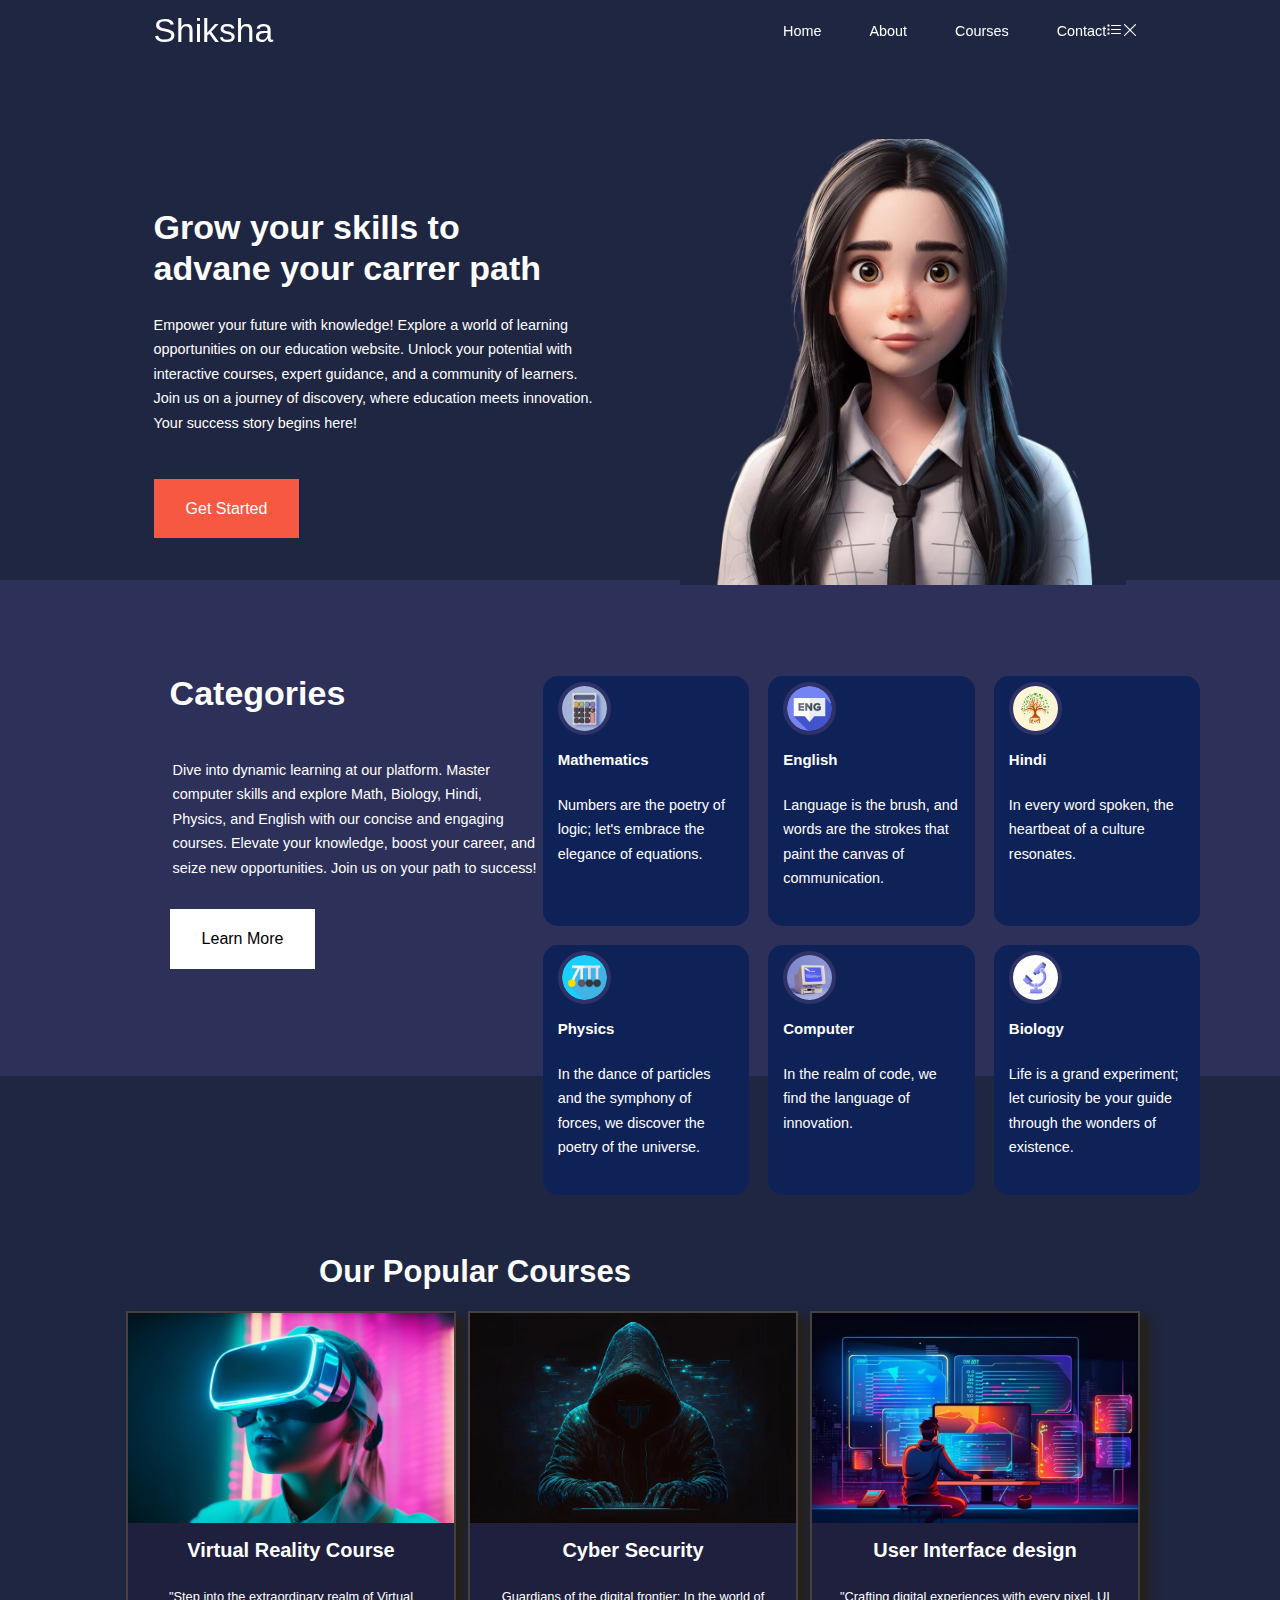
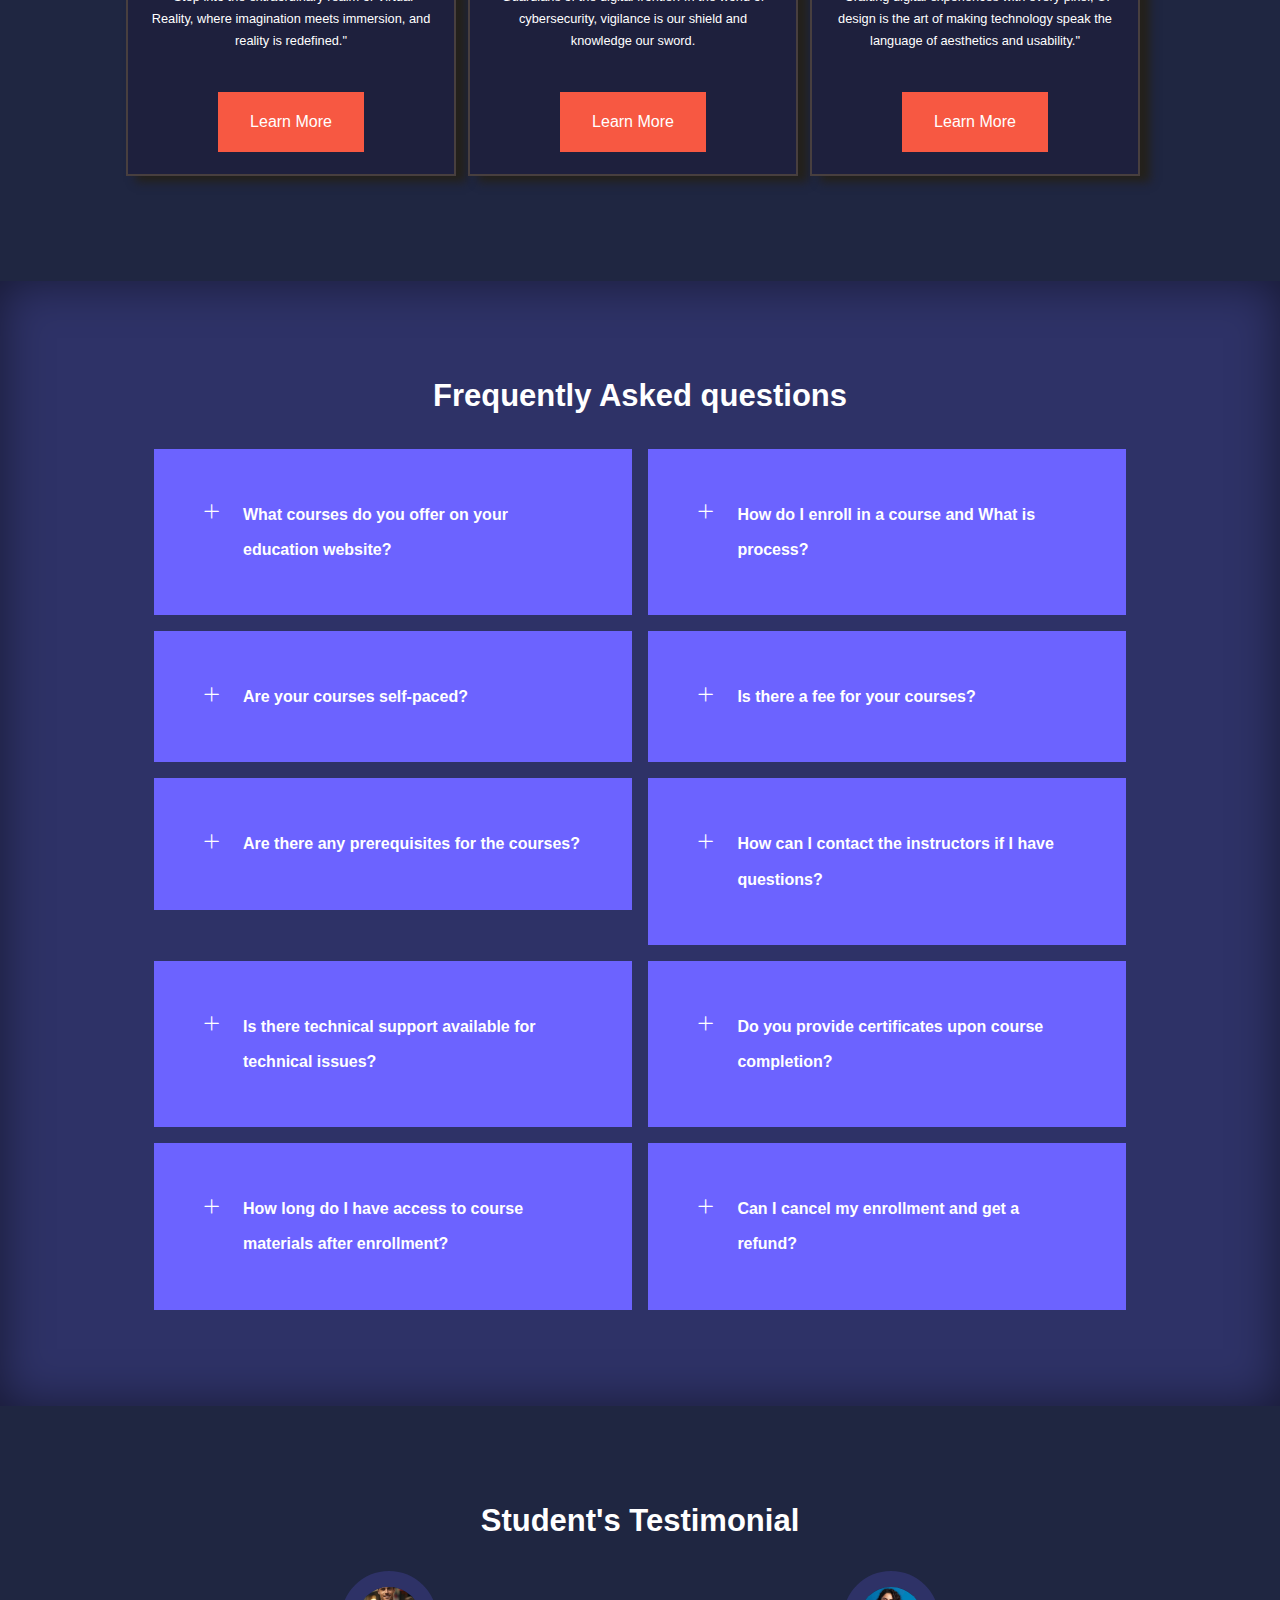
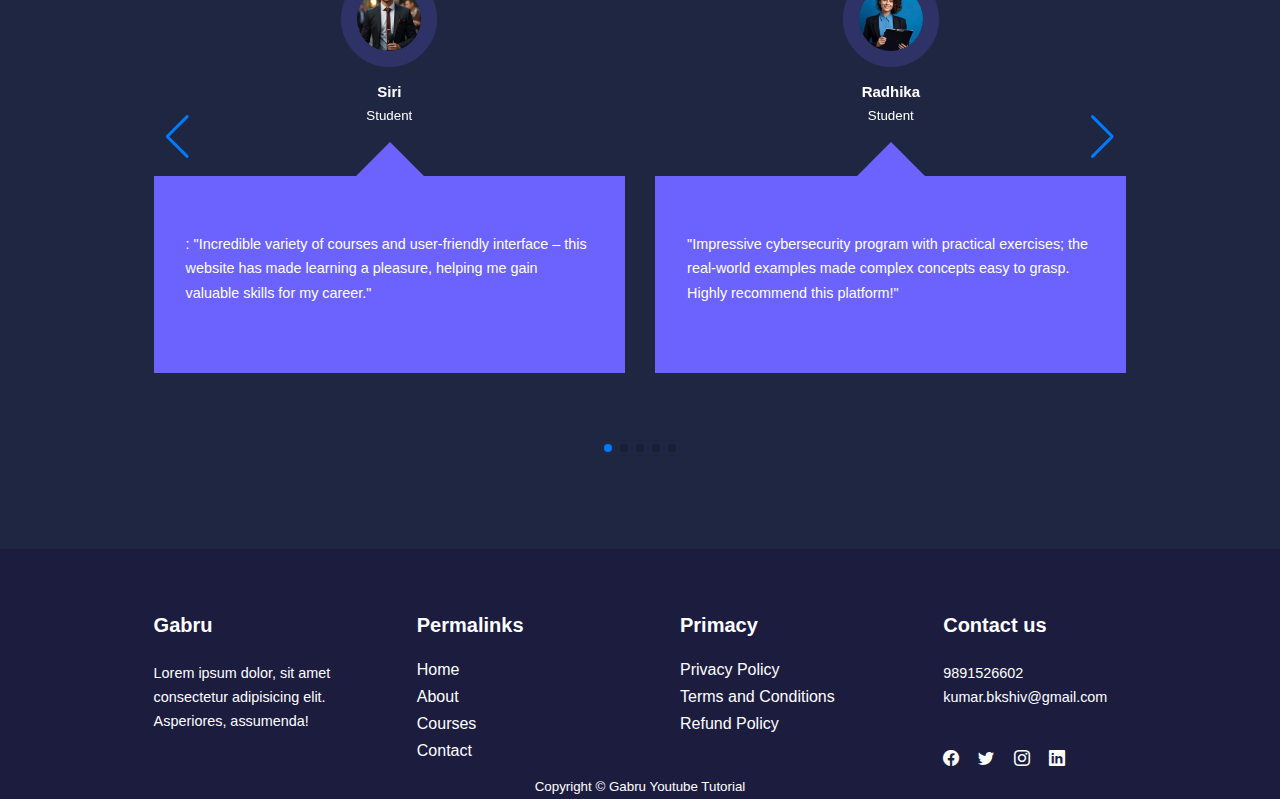
<file: index.html>
<!DOCTYPE html>
<html lang="en">

<head>
  <meta charset="UTF-8" />
  <meta name="viewport" content="width=device-width, initial-scale=1.0" />
  <link rel="stylesheet" href="./style.css" />
  <title>Shikhsa</title>
  <link rel="stylesheet" href="https://cdn.jsdelivr.net/npm/bootstrap-icons@1.11.2/font/bootstrap-icons.min.css">
  <link rel="stylesheet" href="https://cdn.jsdelivr.net/npm/swiper@11/swiper-bundle.min.css" />
  <!-- <link rel="shortcut icon" href="/images/bbicon.jpeg" type="x-icon"> -->
</head>

<body>
  <nav>
    <div class="container nav_container">
      <a href="index.html" style="font-size: 2.1rem;">Shiksha </a>
      <ul class="nav_menu">
        <li><a href="index.html">Home</a></li>
        <li><a href="about.html">About</a></li>
        <li><a href="courses.html">Courses</a></li>
        <li><a href="Contact.html">Contact</a></i>
      </ul>
      <i id="open-menu-btn" class="bi bi-list-task"></i>
      <i id="close-menu-btn" class="bi bi-x-lg"></i>
    </div>
  </nav>
  <header>
    <div class="container head_container">
      <div class="header_left">
        <h1 style="font-family: Tahoma, Geneva, Tahoma, sans-serif">
          Grow your skills to<br />
          advane your carrer path
        </h1>
        <p>
          Empower your future with knowledge! Explore a world of learning opportunities on our education website.
          Unlock your potential with interactive courses, expert guidance, and a community of learners.
          Join us on a journey of discovery, where education meets innovation.
          Your success story begins here!
        </p>
        <a href="courses.html"id="lal" class="btn btn-primary">Get Started</a>
      </div>
      <div class="header_right">
        <img src="./images/test1..jpg" />
      </div>
    </div>
  </header>
  <section class="catg">
    <div class="container catg_container">
      <div class="catg_left">
        <h1>Categories</h1>
        <p>
          Dive into dynamic learning at our platform. Master computer skills and explore Math, Biology, Hindi, Physics,
          and English with our concise and engaging courses. Elevate your knowledge, boost your career, and seize new
          opportunities. Join us on your path to success!
        </p>
        <a href="#"  class="btn">Learn More</a>
      </div>
      <div class="catg_right">
        <article class="catrg">
          <span class="catg_imgcon">
            <img src="./images/calculator.jpg">
          </span>
          <h5>Mathematics</h5>
          <p>
            Numbers are the poetry of logic; let's embrace the elegance of equations.

          </p>
        </article>
        <article class="catrg">
          <span class="catg_imgcon">
            <img src="./images/eng.png">
          </span>
          <h5>English</h5>
          <p>
            Language is the brush, and words are the strokes that paint the canvas of communication. </p>
        </article>
        <article class="catrg">
          <span class="catg_imgcon">
            <img src="./images/hindi2.png">
          </span>
          <h5>Hindi</h5>
          <p>
            In every word spoken, the heartbeat of a culture resonates.
          </p>
        </article>
        <article class="catrg">
          <span class="catg_imgcon">
            <img src="./images/physics.png">
          </span>
          <h5>Physics</h5>
          <p>
            In the dance of particles and the symphony of forces, we discover the poetry of the universe.
          </p>
        </article>
        <article class="catrg">
          <span class="catg_imgcon">
            <img src="./images/compp.jpeg">
          </span>
          <h5>Computer</h5>
          <p>
            In the realm of code, we find the language of innovation.
          </p>
        </article>
        <article class="catrg">
          <span class="catg_imgcon">
            <img src="./images/microscope.jpg">
          </span>
          <h5>Biology</h5>
          <p>
            Life is a grand experiment; let curiosity be your guide through the wonders of existence.
          </p>
        </article>
      </div>
    </div>
  </section>

  <section class="courses">
    <h2 id="lall" >Our Popular Courses</h2>
    <div class="container courses_container">
      <article class="course">
        <div class="course_image">
          <img src="./images/course11.jpg" style="height: 210px" />
        </div>
        <div class="course_info">
          <h4>
            Virtual Reality
            Course
          </h4>
          <p>
            "Step into the extraordinary realm of Virtual Reality,
            where imagination meets immersion, and reality is redefined."
          </p>
          <a href="courses.html" class="btn btn-primary">Learn More</a>
        </div>
      </article>
      <article class="course">
        <div class="course_image">
          <img src="./images/course2.jpg" style="height: 210px" />
        </div>
        <div class="course_info">
          <h4>
            Cyber Security
          </h4>
          <p>
            Guardians of the digital frontier: In the world of cybersecurity,
            vigilance is our shield and knowledge our sword.
          </p>
          <a href="courses.html" class="btn btn-primary">Learn More</a>
        </div>
      </article>
      <article class="course">
        <div class="course_image">
          <img src="./images/course1.jpg" style="height: 210px" />
        </div>
        <div class="course_info">
          <h4>
            User Interface design
          </h4>
          <p>
            "Crafting digital experiences with every pixel,
            UI design is the art of making technology speak the language of aesthetics and usability."
          </p>
          <a href="courses.html" class="btn btn-primary">Learn More</a>
        </div>
      </article>
    </div>
  </section>

  <!-- /Genearally Ask Question -->
  <section class="faqs">
    <h2 style="margin-bottom: 35px;">Frequently Asked questions</h2>
    <div class="container faqs_container">
      <!-- 1 -->
      <article class="faq">
        <div class="faq_icon"><i class="bi bi-plus-lg"></i></i></div>
        <div class="question_answer">
          <h4>What courses do you offer on your education website?</h4>
          <p>
            We offer a diverse range of courses, including computer science, mathematics, biology, Hindi, English,
            physics, virtual reality, cybersecurity, and UI design.
          </p>
        </div>
      </article>
      <!-- 2 -->
      <article class="faq">
        <div class="faq_icon"><i class="bi bi-plus-lg"></i></div>
        <div class="question_answer">
          <h4>How do I enroll in a course and What is process?</h4>
          <p>
            Enrolling in a course is easy! Simply visit our website, browse the available courses, and click on the
            "Enroll" button for the course you're interested in. Follow the prompts to complete the enrollment process.
          </p>
        </div>
      </article>
      <!-- 3 -->
      <article class="faq">
        <div class="faq_icon"><i class="bi bi-plus-lg"></i></div>
        <div class="question_answer">
          <h4> Are your courses self-paced?</h4>
          <p>
            Yes, our courses are designed to be flexible, allowing you to learn at your own pace. You can access the
            course materials and lectures at any time that suits your schedule.
          </p>
        </div>
      </article>
      <!-- 4 -->
      <article class="faq">
        <div class="faq_icon"><i class="bi bi-plus-lg"></i></div>
        <div class="question_answer">
          <h4>Is there a fee for your courses?</h4>
          <p>
            While some of our courses are free, others may have a fee associated with them. You can find detailed
            information about course fees on the course description page.
          </p>
        </div>
      </article>
      <!-- 5 -->
      <article class="faq">
        <div class="faq_icon"><i class="bi bi-plus-lg"></i></div>
        <div class="question_answer">
          <h4>Are there any prerequisites for the courses?</h4>
          <p>
            Prerequisites vary depending on the course. You can find information about any prerequisites on the course
            description page. Most introductory courses have no prerequisites.
          </p>
        </div>
      </article>
      <!-- 6 -->
      <article class="faq">
        <div class="faq_icon"><i class="bi bi-plus-lg"></i></div>
        <div class="question_answer">
          <h4>How can I contact the instructors if I have questions?</h4>
          <p>
            Each course has a dedicated discussion forum where you can post questions. Instructors actively participate
            in these forums to provide assistance. You can also find instructor contact information on the course page.
          </p>
        </div>
      </article>
      <!-- 7 -->
      <article class="faq">
        <div class="faq_icon"><i class="bi bi-plus-lg"></i></div>
        <div class="question_answer">
          <h4> Is there technical support available for technical issues?</h4>
          <p>
            Yes, our technical support team is available to assist you with any technical issues you may encounter while
            accessing our platform. You can reach out to them through the support portal on our website.
          </p>
        </div>
      </article>
      <!-- ?8 -->
      <article class="faq">
        <div class="faq_icon"><i class="bi bi-plus-lg"></i></div>
        <div class="question_answer">
          <h4> Do you provide certificates upon course completion?</h4>
          <p>
            Yes, we offer certificates for many of our courses. You can find information about certificates, including
            whether they are free or require an additional fee, on the course description page.
          </p>
        </div>
      </article>
      <!-- 9 -->
      <article class="faq">
        <div class="faq_icon"><i class="bi bi-plus-lg"></i></div>
        <div class="question_answer">
          <h4>How long do I have access to course materials after enrollment?</h4>
          <p>
            Once enrolled, you typically have access to course materials for an extended period. The specific duration
            will be mentioned in the course details. Some courses offer lifetime access to materials.
          </p>
        </div>
      </article>
      <!-- 10 -->
      <article class="faq">
        <div class="faq_icon"><i class="bi bi-plus-lg"></i></div>
        <div class="question_answer">
          <h4> Can I cancel my enrollment and get a refund?</h4>
          <p>
            Refund policies vary by course. You can review the refund policy on the course description page before
            enrolling. In general, most courses have a refund window that allows you to cancel within a specified period
            for a refund
          </p>
        </div>
      </article>
    </div>
  </section>

  <!-- Testomonial -->

  <section class="container testimonials_container  mySwiper">
    <h2>Student's Testimonial</h2>
    <div class="swiper-wrapper">
      <article class="testimonial swiper-slide">
        <div class="avatar">
          <img src="./images/memb3.avif">
        </div>
        <div class="testimonial_info">
          <h5>Siri</h5>
          <small>Student</small>
        </div>
        <div class="testimonial_body">
          <p>
            : "Incredible variety of courses and user-friendly interface – this website has made learning a pleasure, helping me gain valuable skills for my career."
          </p>
        </div>
      </article>
      <article class="testimonial swiper-slide">
        <div class="avatar">
          <img src="./images/memb6.avif">
        </div>
        <div class="testimonial_info">
          <h5>Radhika</h5>
          <small>Student</small>
        </div>
        <div class="testimonial_body">
          <p>
            "Impressive cybersecurity program with practical exercises; the real-world examples made complex concepts easy to grasp. Highly recommend this platform!"

          </p>
        </div>
      </article>
      <article class="testimonial swiper-slide">
        <div class="avatar">
          <img src="./images/test3.avif">
        </div>
        <div class="testimonial_info">
          <h5>Sanjana</h5>
          <small>Student</small>
        </div>
        <div class="testimonial_body">
          <p>
            Flexible learning at its best! The diverse courses and accessible materials allow me, as a working professional, to upskill at my own pace
          </p>
        </div>
      </article>
      <article class="testimonial swiper-slide">
        <div class="avatar">
          <img src="./images/test4.avif">
        </div>
        <div class="testimonial_info">
          <h5>sonu</h5>
          <small>Student</small>
        </div>
        <div class="testimonial_body">
          <p>
            "The UI design course was a revelation! Instructors simplified intricate design principles, and the hands-on projects made learning interactive and enjoyable
          </p>

        </div>
      </article>
      <article class="testimonial swiper-slide">
        <div class="avatar">
          <img src="./images/test5.avif">
        </div>
        <div class="testimonial_info">
          <h5>Sonam</h5>
          <small>Student</small>
        </div>
        <div class="testimonial_body">
          <p>
            "This platform's commitment to learner success is outstanding. The support and quality certificates earned here have opened new doors for me professionally
          </p>
        </div>

      </article>



    </div>
    <div class="swiper-button-next"></div>
    <div class="swiper-button-prev"></div>

    <div class="swiper-pagination"></div>
  </section>



  <!-- Footer  -->
  <footer class="footer">

    <div class="container footer_container">
      <div class="footer__1">
        <h4>Gabru</h4>
        <p>Lorem ipsum dolor, sit amet consectetur adipisicing elit. Asperiores, assumenda!</p>
      </div>
      <div class="footer_2">
        <h4>Permalinks</h4>
        <ul class="pernalinks">
          <li><a href="index.html">Home</a></li>
          <li><a href="about.html">About</a></li>
          <li><a href="courses.html">Courses</a></li>
          <li><a href="contact.html">Contact</a></li>
        </ul>
      </div>
      <div class="footer_3">
        <h4>Primacy</h4>
        <ul class="privacy">
          <li><a href="#">Privacy Policy</a></li>
          <li><a href="#">Terms and Conditions</a></li>
          <li><a href="#">Refund Policy</a></li>
        </ul>
      </div>
      <div class="footer_4">
        <h4>Contact us</h4>
        <div>
          <p>9891526602<br>kumar.bkshiv@gmail.com</p>
        </div>
        <ul class="flex">
          <li><a href="#"><i class="bi bi-facebook"></i></a></li>
          <li><a href="#"><i class="bi bi-twitter"></i></a></li>
          <li><a href="#"><i class="bi bi-instagram"></i></a></li>
          <li><a href="#"><i class="bi bi-linkedin"></i></a></li>
        </ul>

      </div>
    </div>
    <div class="footer_copy">
      <small>Copyright &copy; Gabru Youtube Tutorial</small>
    </div>
  </footer>





  <!-- <script src="https://cdnjs.cloudflare.com/ajax/libs/gsap/3.12.5/gsap.min.js" integrity="sha512-7eHRwcbYkK4d9g/6tD/mhkf++eoTHwpNM9woBxtPUBWm67zeAfFC+HrdoE2GanKeocly/VxeLvIqwvCdk7qScg==" crossorigin="anonymous" referrerpolicy="no-referrer"></script> -->
  <script src="https://cdn.jsdelivr.net/npm/swiper@11/swiper-bundle.min.js"></script>
  <script src="/main.js"></script>
  <!-- Initialize Swiper -->
  <script>
    var swiper = new Swiper(".mySwiper", {
      slidesPerView: 1,
      spaceBetween: 30,
      pagination: {
        el: ".swiper-pagination",
        clickable: true,
      },
      //for less window width 600px
      breakpoints: {
        600: {
          slidesPerView: 2
        }
      },
      autoplay: {
        delay: 3000, // Set the delay in milliseconds (e.g., 5000 = 5 seconds)
      },
      loop: true, // Enable loop mode
      navigation: {
        nextEl: ".swiper-button-next",
        prevEl: ".swiper-button-prev",
      },
      allowTouchMove: false, // Disable manual control (swiping)


    });
  </script>
</body>

</html>
</file>
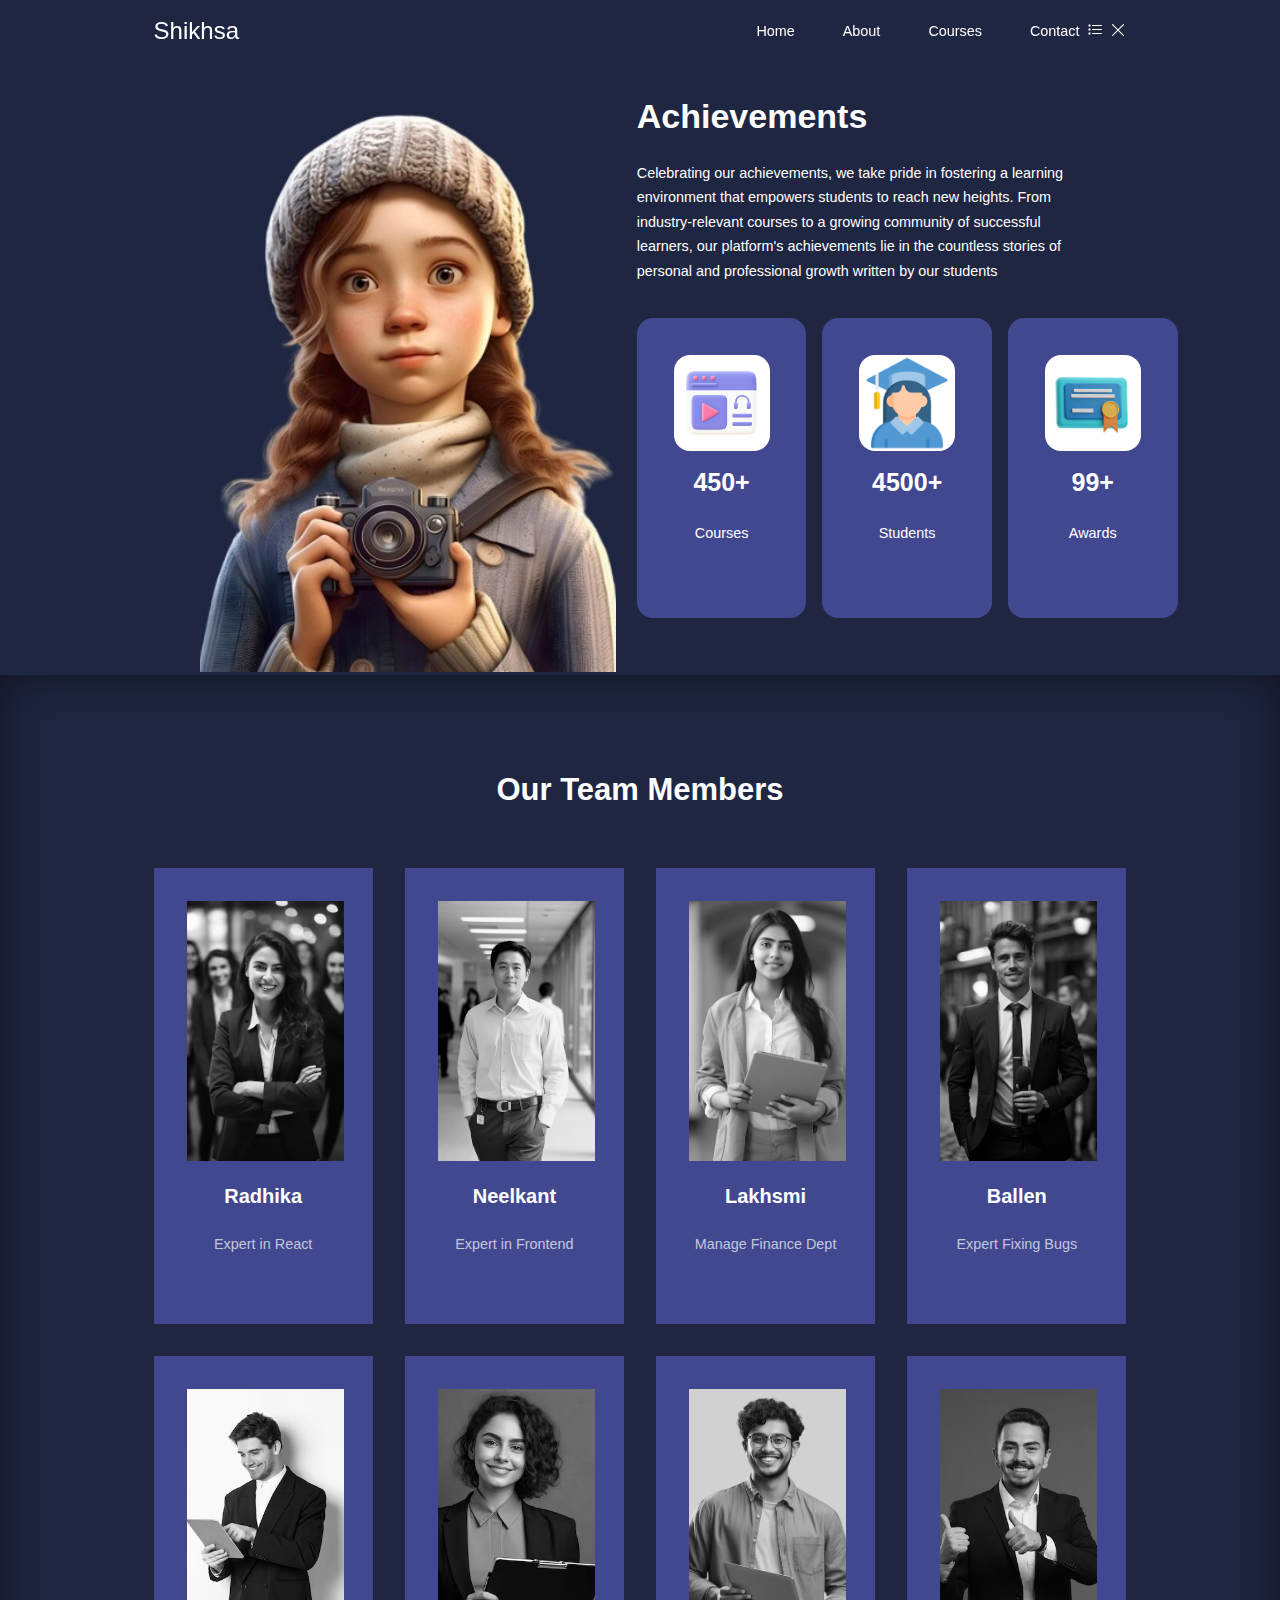
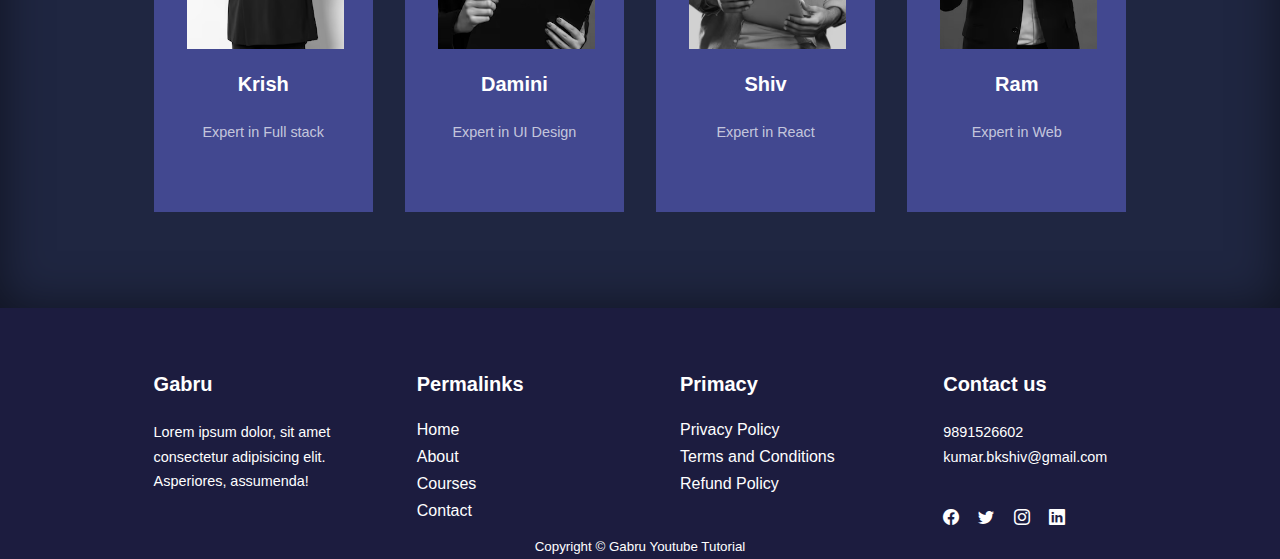
<file: about.html>
<!DOCTYPE html>
<html lang="en">

<head>
  <meta charset="UTF-8" />
  <meta name="viewport" content="width=device-width, initial-scale=1.0" />
  <link rel="stylesheet" href="./about.css" />
  <link rel="stylesheet" href="./style.css" />
  <link rel="stylesheet" href="https://cdn.jsdelivr.net/npm/bootstrap-icons@1.11.2/font/bootstrap-icons.min.css">
  <link rel="stylesheet" href="https://cdn.jsdelivr.net/npm/swiper@11/swiper-bundle.min.css" />

  <title>Shiksha</title>
</head>

<body>
  <nav>
    <div class="container nav_container">
      <a href="index.html" style="font-size: 24px">Shikhsa</a>
      <ul class="nav_menu">
        <li><a href="index.html">Home</a></li>
        <li><a href="about.html">About</a></li>
        <li><a href="courses.html">Courses</a></li>
        <li><a href="Contact.html">Contact</a></li>
      </ul>
      <i id="open-menu-btn" class="bi bi-list-task"></i>
      <i id="close-menu-btn" class="bi bi-x-lg"></i>
    </div>
  </nav>

  <section class="about_achivements">
    <div class="container abt_achv_conatiner">
      <div class="container achv_left">
        <img src="./images/ll.jpg" />
      </div>
      <div class="container achv_right">
        <h1>Achievements</h1>
        <p>
          Celebrating our achievements, we take pride in fostering a learning environment that empowers students to
          reach new heights. From industry-relevant courses to a growing community of successful learners, our
          platform's achievements lie in the countless stories of personal and professional growth written by our
          students
        </p>
        <div class="achv_cards">
          <article class="achv_card">

            <div class="Achv_imgcon">
              <img src="./images/video.jpg">
            </div>
            <h3>450+</h3>
            <p>Courses</p>
          </article>
          <article class="achv_card">
            <div class="Achv_imgcon">
              <img src="./images/stddd.png">
            </div>
            <h3>4500+</h3>
            <p>Students</p>
          </article>
          <article class="achv_card">

            <div class="Achv_imgcon">
              <img src="./images/couricon2.jpeg">
            </div>
            <h3>99+</h3>
            <p>Awards</p>
          </article>
        </div>
      </div>
    </div>
  </section>

  <section class="team">
    <h2>Our Team Members</h2>
    <div class="container team_container">
      <article class="team_member">
        <div class="team_member-img">
          <img src="./images/memb1.avif">
        </div>
        <div class="team_info">
          <h4>Radhika</h4>
          <P>Expert in React</P>
        </div>
        <div class="team_social">
          <a href="https://instagram.com"><i class="bi bi-instagram"></i></a>
          <a href="https://facebook.com"><i class="bi bi-facebook"></i></a>
          <a href="https://Linkedin"><i class="bi bi-linkedin"></i></a>
        </div>
      </article>
      <article class="team_member">
        <div class="team_member-img">
          <img src="./images/memb2.jpg">
        </div>
        <div class="team_info">
          <h4>Neelkant</h4>
          <P>Expert in Frontend</P>
        </div>
        <div class="team_social">
          <a href="https://instagram.com"><i class="bi bi-instagram"></i></a>
          <a href="https://facebook.com"><i class="bi bi-facebook"></i></a>
          <a href="https://Linkedin"><i class="bi bi-linkedin"></i></a>
        </div>
      </article>
      <article class="team_member">
        <div class="team_member-img">
          <img src="./images/memb2.avif">
        </div>
        <div class="team_info">
          <h4>Lakhsmi</h4>
          <P>Manage Finance Dept </P>
        </div>
        <div class="team_social">
          <a href="https://instagram.com"><i class="bi bi-instagram"></i></a>
          <a href="https://facebook.com"><i class="bi bi-facebook"></i></a>
          <a href="https://Linkedin"><i class="bi bi-linkedin"></i></a>
        </div>
      </article>
      <article class="team_member">
        <div class="team_member-img">
          <img src="./images/memb3.avif">
        </div>
        <div class="team_info">
          <h4>Ballen</h4>
          <P>Expert Fixing Bugs</P>
        </div>
        <div class="team_social">
          <a href="https://instagram.com"><i class="bi bi-instagram"></i></a>
          <a href="https://facebook.com"><i class="bi bi-facebook"></i></a>
          <a href="https://Linkedin"><i class="bi bi-linkedin"></i></a>
        </div>
      </article>
      <article class="team_member">
        <div class="team_member-img">
          <img src="./images/memb5.avif">
        </div>
        <div class="team_info">
          <h4>Krish</h4>
          <P>Expert in Full stack</P>
        </div>
        <div class="team_social">
          <a href="https://instagram.com"><i class="bi bi-instagram"></i></a>
          <a href="https://facebook.com"><i class="bi bi-facebook"></i></a>
          <a href="https://Linkedin"><i class="bi bi-linkedin"></i></a>
        </div>
      </article>
      <article class="team_member">
        <div class="team_member-img">
          <img src="./images/memb6.avif">
        </div>
        <div class="team_info">
          <h4>Damini</h4>
          <P>Expert in UI Design</P>
        </div>
        <div class="team_social">
          <a href="https://instagram.com"><i class="bi bi-instagram"></i></a>
          <a href="https://facebook.com"><i class="bi bi-facebook"></i></a>
          <a href="https://Linkedin"><i class="bi bi-linkedin"></i></a>
        </div>
      </article>
      <article class="team_member">
        <div class="team_member-img">
          <img src="./images/memb7.avif">
        </div>
        <div class="team_info">
          <h4>Shiv</h4>
          <P>Expert in React</P>
        </div>
        <div class="team_social">
          <a href="https://instagram.com"><i class="bi bi-instagram"></i></a>
          <a href="https://facebook.com"><i class="bi bi-facebook"></i></a>
          <a href="https://Linkedin"><i class="bi bi-linkedin"></i></a>
        </div>
      </article>
      <article class="team_member">
        <div class="team_member-img">
          <img src="./images/memb8.avif">
        </div>
        <div class="team_info">
          <h4>Ram</h4>
          <P>Expert in Web</P>
        </div>
        <div class="team_social">
          <a href="https://instagram.com"><i class="bi bi-instagram"></i></a>
          <a href="https://facebook.com"><i class="bi bi-facebook"></i></a>
          <a href="https://Linkedin"><i class="bi bi-linkedin"></i></a>
        </div>
      </article>
    </div>
  </section>

  <script src="/main.js"></script>
  <!-- Footer  -->
  <footer class="footer">
    <div class="container footer_container">
      <div class="footer__1">
        <h4>Gabru</h4>
        <p>
          Lorem ipsum dolor, sit amet consectetur adipisicing elit.
          Asperiores, assumenda!
        </p>
      </div>
      <div class="footer_2">
        <h4>Permalinks</h4>
        <ul class="pernalinks">
          <li><a href="index.html">Home</a></li>
          <li><a href="about.html">About</a></li>
          <li><a href="courses.html">Courses</a></li>
          <li><a href="contact.html">Contact</a></li>
        </ul>
      </div>
      <div class="footer_3">
        <h4>Primacy</h4>
        <ul class="privacy">
          <li><a href="#">Privacy Policy</a></li>
          <li><a href="#">Terms and Conditions</a></li>
          <li><a href="#">Refund Policy</a></li>
        </ul>
      </div>
      <div class="footer_4">
        <h4>Contact us</h4>
        <div>
          <p>9891526602<br />kumar.bkshiv@gmail.com</p>
        </div>
        <ul class="flex">
          <li>
            <a href="#"><i class="bi bi-facebook"></i></a>
          </li>
          <li>
            <a href="#"><i class="bi bi-twitter"></i></a>
          </li>
          <li>
            <a href="#"><i class="bi bi-instagram"></i></a>
          </li>
          <li>
            <a href="#"><i class="bi bi-linkedin"></i></a>
          </li>
        </ul>
      </div>
    </div>
    <div class="footer_copy">
      <small>Copyright &copy; Gabru Youtube Tutorial</small>
    </div>
  </footer>
  <script src="/main.js"></script>
</body>

</html>
</file>
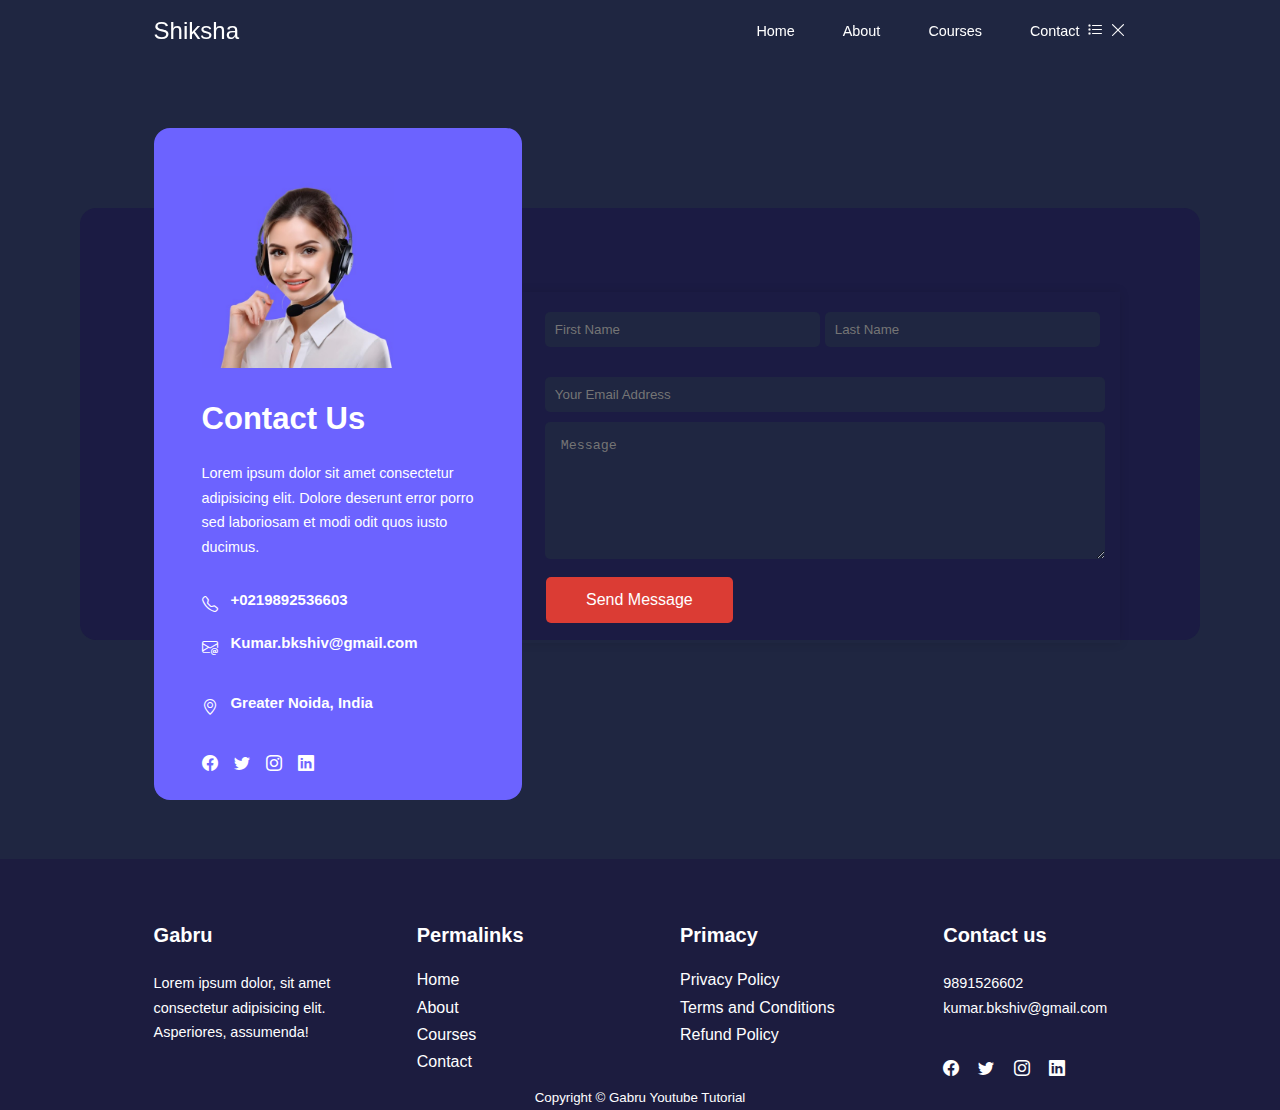
<file: Contact.html>
<!DOCTYPE html>
<html lang="en">
  <head>
    <meta charset="UTF-8" />
    <meta name="viewport" content="width=device-width, initial-scale=1.0" />
    <link rel="stylesheet" href="./style.css" />
    <link rel="stylesheet" href="./contact.css" />

    <title>Document</title>
    <link rel="stylesheet" href="https://cdn.jsdelivr.net/npm/bootstrap-icons@1.11.2/font/bootstrap-icons.min.css">
  
  </head>
  <body>
    <nav>
      <div class="container nav_container">
        <a href="index.html" style="font-size: 24px">Shiksha </a>
        <ul class="nav_menu">
          <li><a href="index.html">Home</a></li>
          <li><a href="about.html">About</a></li>
          <li><a href="courses.html">Courses</a></li>
          <li><a href="contact.html">Contact</a></li>
        </ul>
        <i id="open-menu-btn" class="bi bi-list-task"></i>
        <i id="close-menu-btn" class="bi bi-x-lg"></i>
    </nav>
    <section class="contact">
      <div class="bahar"></div>
      <div class="container IIMT">
        <aside class="contact_aside">
          <div class="img_aside">
            <img src="./images/contact.jpg">
          
        </div>
        <h2>Contact Us</h2>
        <p>
            Lorem ipsum dolor sit amet consectetur adipisicing elit. Dolore deserunt error porro sed laboriosam et modi odit quos iusto ducimus.
        </p>
       <ul class="contact_detail">
        <li>
            <i class="bi bi-telephone"></i>
         <h5>+0219892536603</h5>
        </li>
        <li>
            <i class="bi bi-envelope-at"></i>
            <h5>Kumar.bkshiv@gmail.com</h5>
        </li>
        <li>
          <li>
            <i class="bi bi-geo-alt"></i>
            <h5>Greater Noida, India</h5>
        </li>
       
      </li>
       </ul>
        <ul class="social_detail">
    
            <li class="slis">
              <a href="#"><i class="bi bi-facebook"></i></a>
            </li>
            <li class="slis">
              <a href="#"><i class="bi bi-twitter"></i></a>
            </li>
            <li >
              <a href="#"><i class="bi bi-instagram"></i></a>
            </li>
            <li>
              <a href="#"><i class="bi bi-linkedin"></i></a>
            </li>
          </ul>
        </div>

          
        
         
        </aside>
      </div>
      <form action="https://formspree.io/f/xbjnjgrz" method="POST" class="contact_form" >
        <div class="form_info">
            <input type="text" name="First Name" placeholder="First Name" required>
            <input type="text" name="Last Name" placeholder="Last Name" required>
        </div>
        <input type="email" name=" Email Address" placeholder="Your Email Address" required>
        <textarea name="Message" rows="7"placeholder="Message" required></textarea>
        <button type="submit" class="btn btn_primary">Send Message</button>
    </form>
   </section>

        <!-- Footer  -->
        <footer class="footer">
          
            <div class="container footer_container">
             <div class="footer__1">
             <h4>Gabru</h4>
             <p>Lorem ipsum dolor, sit amet consectetur adipisicing elit. Asperiores, assumenda!</p>
             </div>
             <div class="footer_2">
               <h4>Permalinks</h4>
             <ul class="pernalinks">
               <li><a href="index.html">Home</a></li>
               <li><a href="about.html">About</a></li>
               <li><a href="courses.html">Courses</a></li>
               <li><a href="contact.html">Contact</a></li>
             </ul>
             </div>
             <div class="footer_3">
               <h4>Primacy</h4>
            <ul class="privacy">
             <li><a href="#">Privacy Policy</a></li>
             <li><a href="#">Terms and Conditions</a></li>
             <li><a href="#">Refund Policy</a></li>
            </ul>
             </div>
           <div class="footer_4">
             <h4>Contact us</h4>
              <div><p>9891526602<br>kumar.bkshiv@gmail.com</p></div> 
             <ul class="flex">
               <li><a href="#"><i class="bi bi-facebook"></i></a></li>
               <li><a href="#"><i class="bi bi-twitter"></i></a></li>
               <li><a href="#"><i class="bi bi-instagram"></i></a></li>
               <li><a href="#"><i class="bi bi-linkedin"></i></a></li>
             </ul>
    
           </div>
            </div>
            <div class="footer_copy">
             <small>Copyright &copy; Gabru Youtube Tutorial</small>     
            </div> 
               </footer>
          
            
             <script src="/main.js"></script>
            
         </body>
       </html>
</file>
<file: style.css>
*{
    margin: 0;
    padding: 0;
    border: 0;
    outline: 0;
    text-decoration: none;
    box-sizing: border-box;
    list-style: none;
}
:root{
    --color-prim:#6c63ff;
    --color-succ:#00bf8e;
    --color-warning:#f7c94b;
    --color-danger:#f75842;
    --color-danger-varint:rgba(247,88,66,0.4);
    --color-white:#fff;
    --color-light:rgba(255,255,255,0.7);
    --color-black:#000;
    --color-bg:#1f2641;
    --color-bgl:#2e3267;
    --color-bg2:#424890;

    --container-width-lg:76%;
    --container-width-md:90%;
    --conatiner-width-sm:94%;

    --transition:all 400ms ease;


}
body{
    font-family:'Roboto', 'Helvetica','Lato', 'Open Sans',' sans-serif';
    line-height: 1.7;
    color: var(--color-white);
    background:var(--color-bg) ;
  
}
.container{
    width: var(--container-width-lg);
    margin:0 auto;
}
section{
    padding:6rem 0;
}
section h2{
    text-align: center;
}
h1,h2,h3,h4,h5{
    line-height: 1.2;
}
h1{
    font-size: 34px;
}
h2{
    font-size: 31px;
}
h3{
    font-size: 25px;
}
h4{
    font-size: 20px;
}
h5{
    font-size: 15px;
}
a{
    color:var(--color-white)
}
img{
    width:100%;
    display: block;
    object-fit: cover;

}
p{
    margin: 1.5rem 0rem 2.2rem;
    font-size: 0.9rem;
    /* text-align: center; */
  } 
.btn{
    display:inline-block;
    background: var(--color-white);
    color: var(--color-black);
    padding:1rem 2rem;
    border-radius: 1px solid transparent;
    font-weight: 500;
    transition: var(--transition);
}
.btn:hover{
    background: transparent;
    color: var(--color-white);
    border-color: var(--color-white);
}
.btn-primary{
    background: var(--color-danger);
    color: var(--color-white);
    /* padding:1rem 2rem;
    position:absolute ;*/
    margin-top: 9px; 
}

/* navbar */

nav{
    background: #93a29e;
    width: 100vw;
    height: 62px;
    position: fixed;
    top: 0;
    z-index: 11;
    background: transparent;
    /* text-decoration: none; */
}
.window-scroll{
    /* background-color: #532dab; */
    background-color: #412518;
    box-shadow: 0 1rem  2rem rgba(46, 51, 82, 0.2);
}
.nav_container{
    height: 100%;
    display: flex;
    justify-content: space-between;
    align-items: center;
}
.btn{
    /* display: none; */
}
.nav_menu{
    /* position: relative; */
    margin-left: 510px;
    display: flex;
    align-items: center;
    gap: 3rem;
}
.nav_menu a{
    font-size:0.9rem ;
    transition: all 400ms ease;
}
.nav_menu a:hover{
 color: var(--color-bg2);
 
}
.catg_imgcon{
    
    width: 3.3rem;
    height: 3.3rem;
    margin-bottom: 1rem;
    border-radius: 50%;
    overflow: hidden;
    /* margin:0 auto 1rem; */
    border:0.3rem solid var(--color-bgl);
    display: flex;

}
.catg_imgcon:hover{
    box-shadow: 2px 3px 6px rgb(213, 213, 203);

}
header{
    position: relative;
    top:10rem;
    /* overflow: hidden; */
    height: 90px;
    margin-bottom: 490px;
}
.header_right{
   margin-top: -21px;
}
.head_container{

    display: grid;
    grid-template-columns: 1fr 1fr;
    align-items: center;
    gap:5rem;
}
.catg{
    /* margin-top: 0px ; */
    /* background: var(--color-bg2); */
    background-color: #2d3058;
  
    height: 31rem;
    /* padding: 2rem;
    border-radius: 2rem;
    transition: var(--transition); */
}
.catg h1{
    line-height: 1;
    margin-bottom: 3rem;

}
.catg_container{
    display: grid;
    grid-template-columns: 40% 60%;
/* gap:4rem; */
}
.catg_left{
    margin-left: 1rem;
}
.catg_left p{
    /* margin:2rem 0 3rem; */
    margin: 9px 5px 29px 3px ;

}
.catg_right{
    display: grid;
    grid-template-columns: repeat(3,1fr);
    gap:1.2rem;
}
.catrg{
    /* background-color:var(--color-bg); */
    width: 12.9rem;
    background-color: #0f2258;
    padding: 6px 15px 0px 15px;
    border-radius: 15px;
    transition: var(--transition);

}
.catrg:hover{
    box-shadow: 6px 28px 28px rgba(0,0,0,0.3);
}

/* Courses Section has been Started */
.courses{
    margin-top: 81px;
    margin-right: 330px;
   
}
 .courses_container{
    display: grid;
    grid-template-columns: repeat(3,1fr);
   
 }
 
.course{
    width: 330px;
    background:#1e203d;
    text-align: center;
    border:2px solid rgb(72, 63, 63);
    margin: 21px 0px 9px 12px;
    /* border-radius: 15px; */
    transition: var(--transition);
    box-shadow: 10px 6px 9px rgb(36, 33, 27);
}
.course:hover{
    background: #050730;
    border-color: var(--color-bg2);
   
}
.course_info p{
  margin: 1.5rem 1.2rem 2rem;
  font-size: 0.8rem;
  /* text-align: center; */
} 
.course_info h4{
    margin: 15px 9px 0px 9px;
}

.course_info a{
    /* margin-top: 12px; */
    margin-bottom: 22px;
}
/* FAQs */
.faqs{
    background-color: var(--color-bgl);
    box-shadow: inset 0 0 3rem rgba(0,0,0,0.5);

}
.faqs_container{
    display: grid;
    grid-template-columns: 1fr 1fr;
    gap:1rem;
}
.faq{
    padding:3rem;
    display: flex;
    align-items: center;
    gap: 1.4rem;
    height: fit-content;
    background-color: var(--color-prim);
}

.faq h4{
   font-size: 1rem;
   line-height: 2.2;

}
.faq_icon{
    align-self:flex-start ;
    font-size: 1.2rem;
}
.faq p{
    margin-top:0.8rem;
    display: none;
}
.faq.open p{
    display: block;
}

/* Testimonial */
.testimonials_container{
    overflow-x:hidden ;
    position: relative;
    margin-bottom: 5rem;
}
.testimonial{
    padding-top: 2rem;
}

.avatar{
    width: 6rem;
    height: 6rem;
    /* margin-left: 11rem; */
    border-radius: 50%;
    overflow: hidden;
    margin:0 auto 1rem;
    border:1rem solid var(--color-bgl);
    display: flex;
}
.testimonial_info{
    text-align: center;
}
.testimonial_body{
    background:var(--color-prim) ;
    padding: 2rem;
    margin-top: 3rem;
    position: relative;
}
.testimonial_body::before{
    content:"";
    display: block;
    background: var(--color-prim);
    width: 3rem;
    height: 3rem;
    position: absolute;
    left: 45%;
    top: -1.5rem;
    transform: rotate(45deg);
}
.footer{
    background-color:rgb(28, 28, 63);
    
}
.footer_container{
    display: grid;
    grid-template-columns: repeat(4,1fr);
    gap: 5rem;
}
.footer ul li a:hover{
    text-decoration: underline;
}
.footer_container> div h4{
    margin-top: 4rem;
    margin-bottom: 1.2rem;
}

.footer_4 ul{
    display: flex;
    gap: 1.2rem;
    font-size: 1rem;
}
.footer_copy{
    text-align: center;
    
}


/*MEDIA QUERY */

@media  screen and (max-width:1024px) {
    .container{
        width: 90%;
        /* overflow: hidden; */
       
    }
    h1{
        font-size: 2.2rem;

    }
    h2{
        font-size: 1.7rem;
    }
    h3{
        font-size: 1.4rem;
    }
    h4{
          font-size: 1.2rem;
    }
     #close-menu-btn{
       display: none;
    }
    nav button{
        display: inline-block;
        background: transparent;
        font-size: 1.8rem;
        color: rgb(249, 249, 249);
        cursor: pointer;
    }
   
    .nav_menu{
       position: fixed;
       top: 5rem;
       right: 5%;
       height: fit-content;
       width: 18rem;
       flex-direction: column;
       gap: 0;
       display: none;
    }


    .nav_menu li{
        width: 100%;
        height: 5.8rem;
    }
    .nav_menu li a{
        background: var(--color-prim);
        box-shadow: -4rem 6rem 10rem rgba(0,0,0.6);
        width:100% ;
        height: 100%;
        display: grid;
        place-items: center;
    }
    .nav_menu li a:hover{
        background: var(--color-bg2);
        color: var(--color-white);
    }
   .header_right{
    width: 26rem;
    height: 29rem;
    margin: 4px 0px 0px 20px;
   }
   #lal{
    position:relative;
    bottom: 21px;
   }
   .catrg{
    width: 11.5rem;
    height: 15.4rem;
   }
   .course{
    width: 18.9rem;
   }
}
@media screen and (max-width:600px){

    
    .container{
        width: 90%;
        /* overflow: hidden; */

    }
    .nav_menu{
        right: 5%;
    }
    h1{
        font-size: 1.4rem;
    }
    .head_container{
        grid-template-columns: 1fr;
        text-align: center;

    }
    .header_left h1{
        font-size: 1.8rem;
        width: fit-content;
       margin-left: 1rem;
       margin-bottom: 2rem;
    }
    .header_left p{
        font-size: 0.6rem;
        width: fit-content;
    }
    .header_left a{
        right: 0px;
    }
    .header_right{
          height: 19rem;
          width: fit-content;
          position: relative;
          bottom: 3rem;
    }
    .catg{
        position: relative;
        top: 13rem;
        bottom: 10rem;
        height: 72rem;
    }
    .catg_container{
        grid-template-columns: 1fr ;
    }
    .catg_right{
        grid-template-columns: 1fr 1fr;
          margin-top:20px;
         
    }
    .catrg{
        width: 11rem;
    }
    .courses{
       
        position: relative;
        margin-top: 10rem;
    }
     #lall{
        margin: 3rem 0rem 0rem 1rem;
        font-size: 2rem;
        width:max-content;
        text-decoration:underline palevioletred;
        
    }
    .courses_container
    {
        grid-template-columns: 1fr;
        margin-left: 2.6rem;
    }
    .faqs_container
    {
        grid-template-columns: 1fr ;
    
    }
    
    
    .testimonial_body{
    padding: 0.3rem;
    }

    .footer_container{
        grid-template-columns: 1fr;
        text-align: center;
        gap: 0;
    }
    .flex {
        justify-content: center;
    }
}
</file>
<file: about.css>
.about_achievements{
    margin-top: 3rem;
    /* margin-bottom: 6rem; */


}
.abt_achv_conatiner{
    display: grid;
    grid-template-columns: 40% 60%;
    gap:1.5rem;
    height: 387px;
}
.achv_cards{
    display: grid;
    grid-template-columns: repeat(3,1fr);
    gap: 1rem;

}
.achv_card{
    background: var(--color-bg2);
    padding: 2.3rem;
    border-radius:1rem ;
    text-align: center;
    transition: var(--transition);
}
.achv_card:hover{
    background: var(--color-bg2);
    box-shadow: 0 3rem 3rem rgba(0,0,0,0.3);
}
.Achv_imgcon img{

width: 6rem;
height: 6rem;
margin-bottom: 1rem;
border-radius: 1rem;
}
 .achv_left img{
    width: 26rem;
    height: 36rem;
    margin-right:80px;
} 
/* Team Member */
.team{
    position: relative;
    background: var(--color-bg1);
    box-shadow: inset 0 0 3rem  rgba(0,0,0,0.5);
    margin-top: 6rem;
   
}
.team_container{
    display: grid;
    grid-template-columns: repeat(4,1fr);
    gap: 2rem;
}
.team h2{
    margin-bottom: 60px;
}
.team_member{
    background: var(--color-bg2);
    padding: 2rem;
    border: 1px solid transparent;
    position: relative;
    overflow: hidden;
}
.team_member:hover{
    background: transparent;
    border-color: var(--color-prim);
}
.team_member-img img{ 
 width: 157px;
 height: 260px;
  filter: saturate(0);
}
.team_member:hover img{ 
    filter: saturate(1);
  }
  
.team_info{
    text-align: center;
    margin-top: 1.4rem;
}
.team_info p{
    color:var(--color-light);
}
.team_social{
    position: absolute;
    top: 50%;
    transform: translateY(-50%);
    right: -100%;
    display: flex;
    flex-direction: column;
    background: var(--color-prim);
    border-radius: 1rem 0 0 1rem;
    box-shadow: -2rem 0 2rem rgba(0,0,0,0.3);
    transition: var(--transition);
    
}
.team_member:hover .team_social{
    right: 0;
}
.team_social a{
    padding: 1rem;
}

/* Media Query */
@media  screen and (max-width:600px) {
    .container{
        width: 90%;
        /* overflow: hidden; */
    }
    h1{
        font-size: 2.2rem;
 
    }
    h2{
        font-size: 1.7rem;
    }
    h3{
        font-size: 1.4rem;
    }
    h4{
          font-size: 1.2rem;
    }
     #close-menu-btn{
       display: none;
    }
    nav button{
        display: inline-block;
        background: transparent;
        font-size: 1.8rem;
        color: rgb(249, 249, 249);
        cursor: pointer;
    }
   
    .nav_menu{
       position: fixed;
       top: 5rem;
       right: 5%;
       height: fit-content;
       width: 18rem;
       flex-direction: column;
       gap: 0;
       display: none;
    }


    .nav_menu li{
        width: 100%;
        height: 5.8rem;
    }
    .nav_menu li a{
        background: var(--color-prim);
        box-shadow: -4rem 6rem 10rem rgba(0,0,0.6);
        width:100% ;
        height: 100%;
        display: grid;
        place-items: center;
    }
    .nav_menu li a:hover{
        background: var(--color-bg2);
        color: var(--color-white);
    }
    .abt_achv_conatiner{
        grid-template-columns: 1fr;
    }
   .achv_right p,h1{
    width: 90%;
   }
    .achv_left img{
        width: 90%;
        height: 19rem;
        /* display: none; */
    }
    .achv_cards{
        grid-template-columns: 1fr 1fr;
        position: relative;
        top: 2rem;
    }
    .team{
        width: fit-content;
        height: 128rem;
    }
    .team h2{
        position: relative;
        top: 38rem;
    }

    .team_container{
        grid-template-columns: 1fr 1fr;
        position: relative;
        top: 38rem;
    }
    .team_member-img img{
    
        position: relative;
        right:15px;
       
    }
    .footer_container{
        position: relative;
        top: 50rem;
    }
    .footer_copy small{
        position: relative;
        top: 35rem;
    }
}
</file>
<file: contact.css>
.bahar{
    background-color:rgb(27, 27, 67) ;
    /* padding: 14rem; */
    display: grid;
    grid-template-columns: 40% 60%;
    gap: 4rem ;
    width: 70rem;
    height:27rem;
    margin: 7rem auto;
    border-radius: 1rem; 
} 
.IIMT{
    height: 0;

}
 .contact_aside{
   width: 23rem;
   height: 42rem;
    background: var(--color-prim);
    padding: 3rem ;
    border-radius: 1rem;
    position: relative;
    bottom: 39rem;


}
.img_aside{
    width: 12rem;
    margin-bottom: 2rem;
}
.contact_aside h2{
    text-align: left;
    margin-bottom: 1rem;

}
.contact_aside p{
    font-size: 0.9rem;
    margin-bottom: 2rem;
}
.contact_detail li {
display: flex;
gap:0.8rem;
margin-top: 1rem;
/* bottom: 1rem; */
margin-bottom: 1rem;


} 
.social_detail{
    display: flex;
    margin-top: 29px;
    gap: 1rem;
    align-items:center ;
}
.contact_form {
    font-family: Arial, Helvetica, sans-serif;
    max-width: 600px;
    /* margin: 20px auto; */
    margin: -460px 0px 120px 520px;
    padding: 20px;
    background: transparent;
    box-shadow: 0 0 10px rgba(0, 0, 0, 0.1);
}

/* Form info container styling */
.form_info {
    display: flex;
    justify-content: space-between;
    margin-bottom: 20px;
}

/* Input styling */
input[type="text"],
input[type="email"],
textarea {
    width: 100%;
    padding: 10px;
    margin-bottom: 10px;
    /* border: 1px solid #ccc; */
    border-radius: 5px;
}

/* Button styling */
.btn {
    display: inline-block;
    /* width: 100%; */
    padding: 14px 40px;
    font-size: 16px;
    margin-left: 6px;
    /* text-align: center; */
    text-decoration: none;
    cursor: pointer;
    border: none;
    border-radius: 5px;
}

.btn_primary {
    background-color: #db3c34;
    color: #fff;
}

/* Hover effect on buttons */
.btn:hover {
    opacity: 0.8;
}
input,textarea{
    width: 100%;
    padding: 1rem;
    background: var(--color-bg);
    color: white;
    margin-left: 0.3rem;
}
    
/* Media Query */
@media  screen and (max-width:600px) {
 .bahar{
  width: fit-content;
 }
    h1{
        font-size: 2.2rem;
  
    }
    h2{
        font-size: 1.7rem;
    }
    h3{
        font-size: 1.4rem;
    }
    h4{
          font-size: 1.2rem;
    }
     #close-menu-btn{
       display: none;
    }
    nav button{
        display: inline-block;
        background: transparent;
        font-size: 1.8rem;
        color: rgb(249, 249, 249);
        cursor: pointer;
    }
   
    .nav_menu{
       position: fixed;
       top: 5rem;
       right: 5%;
       height: fit-content;
       width: 18rem;
       flex-direction: column;
       gap: 0;
       display: none;
    }
  
  
    .nav_menu li{
        width: 100%;
        height: 5.8rem;
    }
    .nav_menu li a{
        background: var(--color-prim);
        box-shadow: -4rem 6rem 10rem rgba(0,0,0.6);
        width:100% ;
        height: 100%;
        display: grid;
        place-items: center;
    }
    .nav_menu li a:hover{
        background: var(--color-bg2);
        color: var(--color-white);
    }
   /* Responsive CSS for Phones */
/* Responsive CSS for Phones */

/* Contact Section */
.contact {
  padding: 2rem 1rem; /* Adjust padding for smaller screens */
}

.IIMT {
  display: flex;
  flex-direction: column; /* Change to column layout for smaller screens */
  align-items: center; /* Center align items */
}

.contact_aside {
  width: 100%; /* Adjust width to fit smaller screens */
  padding: 2rem; /* Adjust padding */
  margin-bottom: 2rem; /* Add margin to separate from form */
}

.contact_form {
  max-width: 100%; /* Adjust max-width to fit smaller screens */
  width: 100%; 
  margin-top: 6rem; /* Add margin to separate from contact_aside */
 margin-left: 0px;
 background-color: rgb(20, 20, 23);
}

/* Form Info container */
.form_info {
  flex-direction: column; /* Change to column layout for smaller screens */
}

/* Input and Textarea styling */
input[type="text"],
input[type="email"],
textarea {
  width: 100%;
  margin-bottom: 1rem; /* Adjust margin for spacing */
}

/* Button styling */
.btn {
  width: 100%; /* Make button full-width */
}

/* Footer */
.footer_container {
  display: flex;
  flex-wrap: wrap; /* Allow items to wrap on smaller screens */
  justify-content: space-between;
  padding: 2rem;
}

.footer__1,
.footer_2,
.footer_3,
.footer_4 {
  flex-basis: 100%; /* Make footer columns full-width on smaller screens */
  margin-bottom: 2rem; /* Add margin between columns */
}

.footer_copy {
  text-align: center; /* Center align footer copyright */
}

}
</file>
